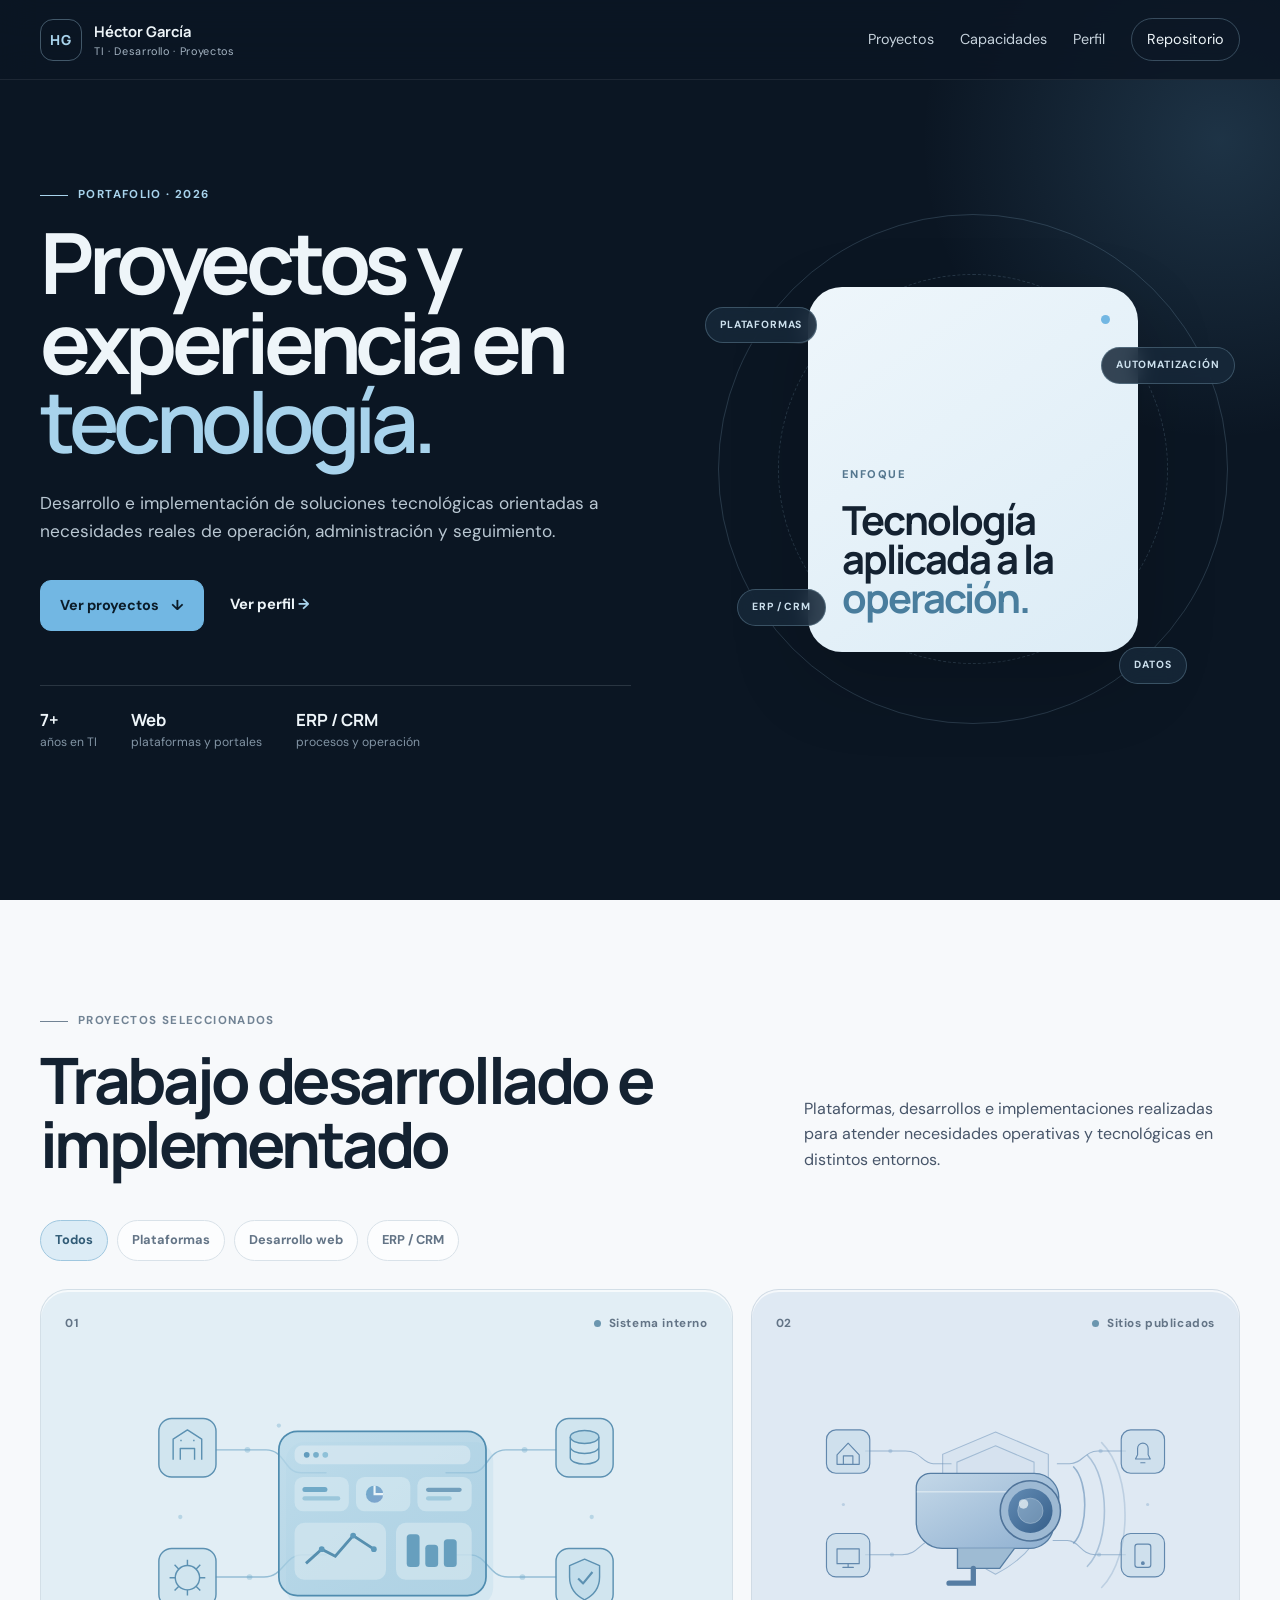
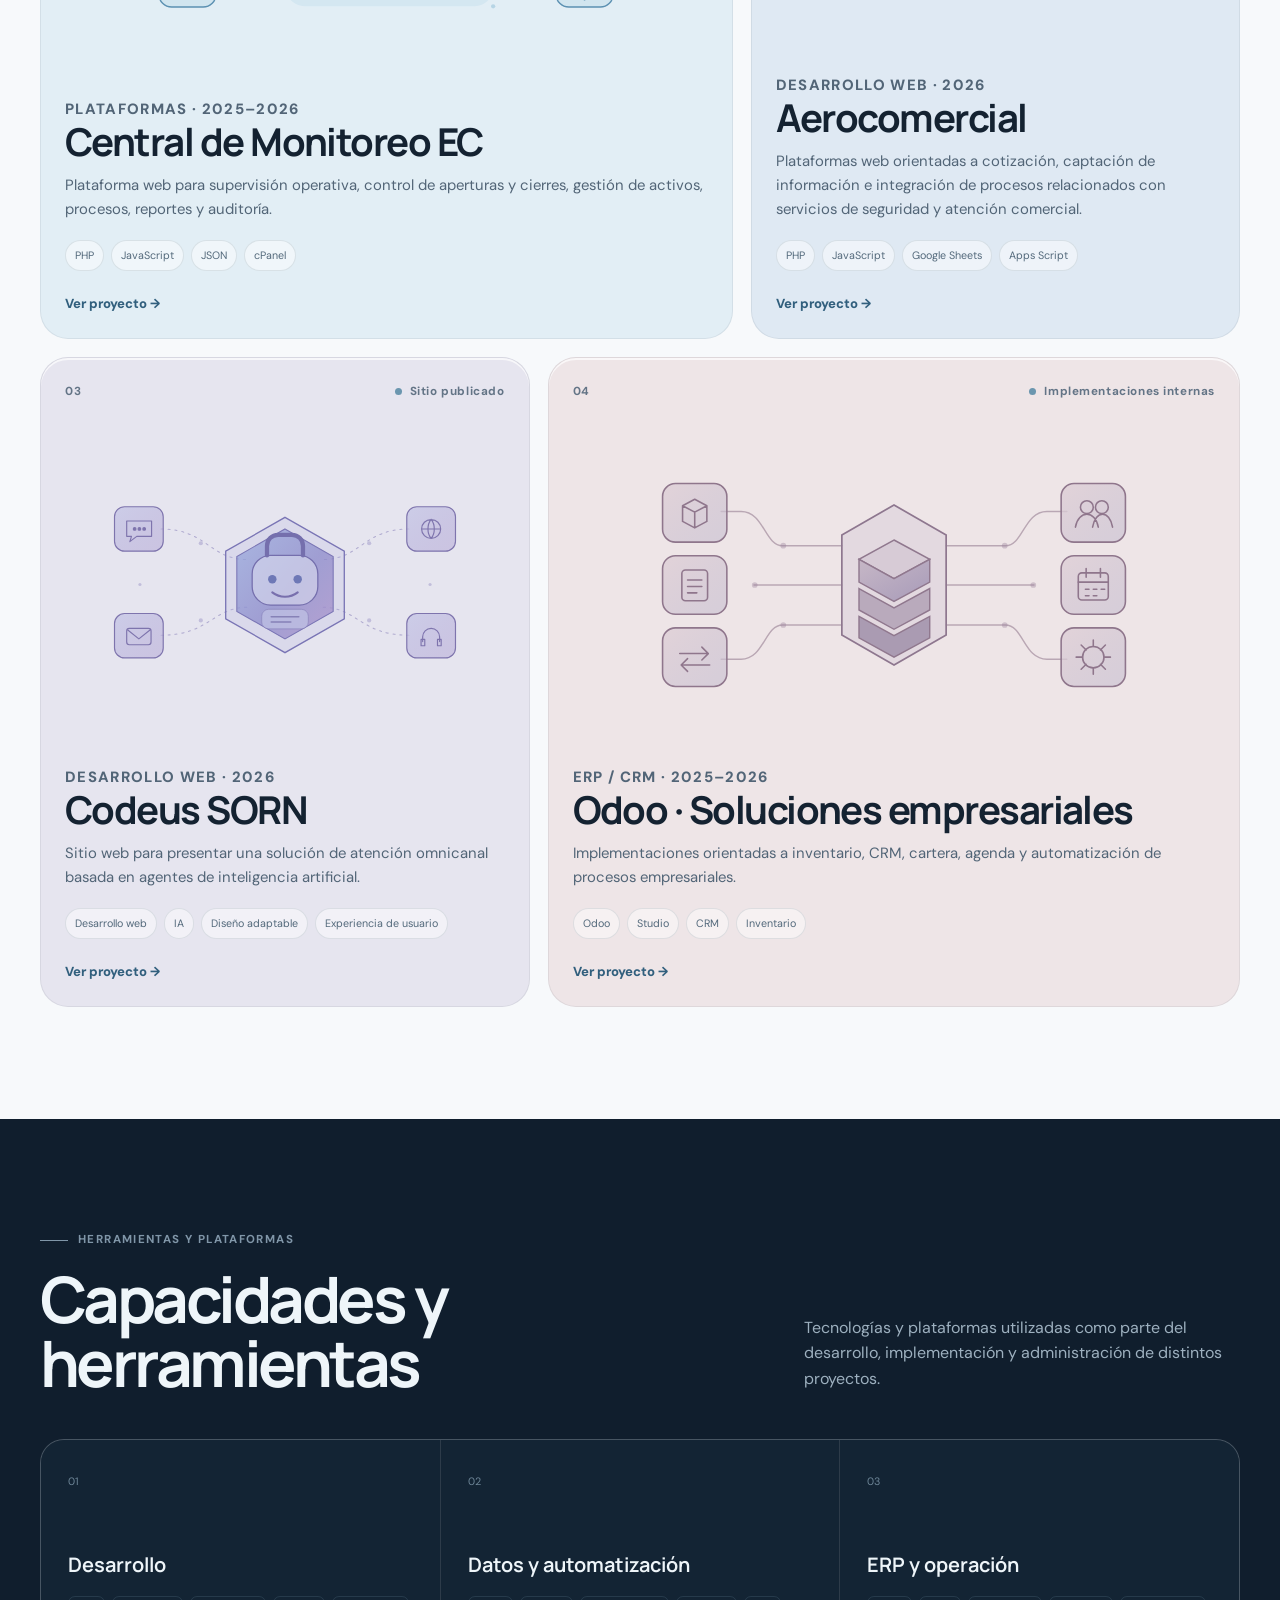
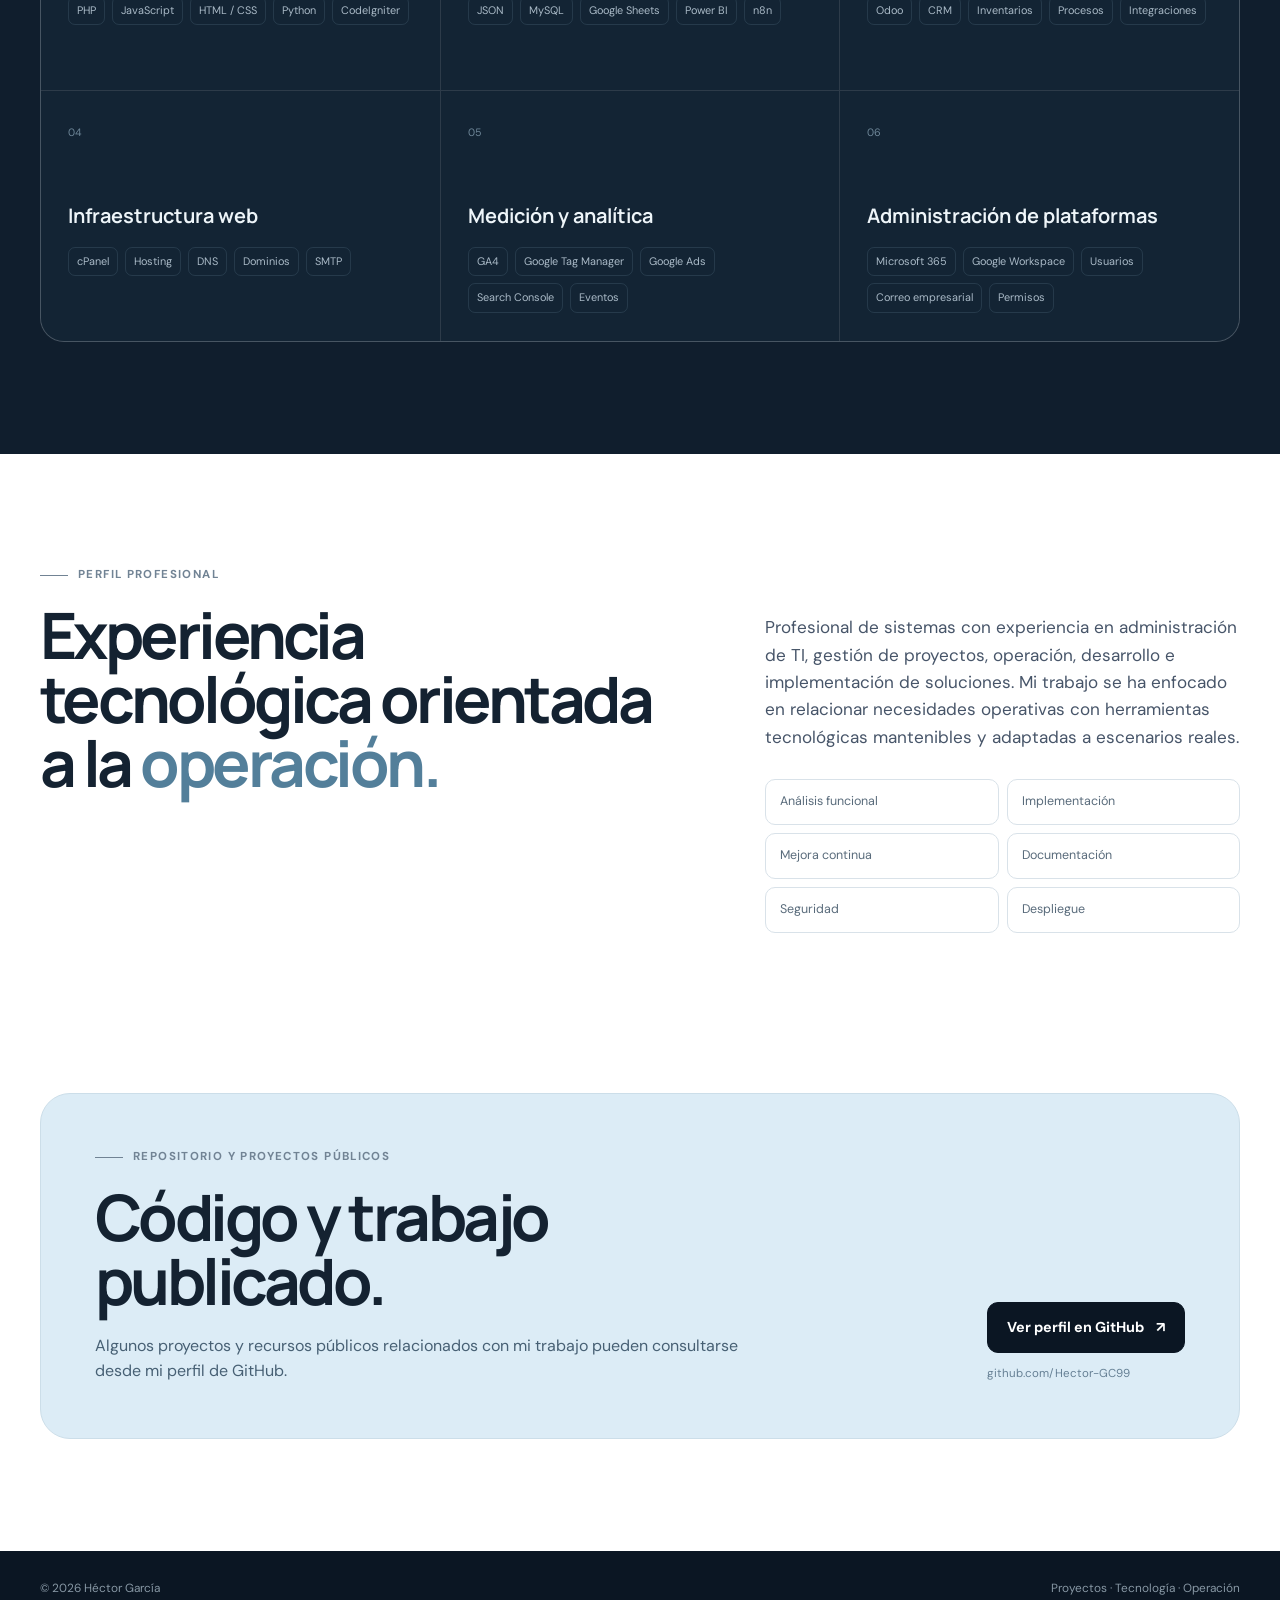
<file: index.html>
<!doctype html>
<html lang="es">
<head>
  <meta charset="utf-8">
  <meta name="viewport" content="width=device-width, initial-scale=1">
  <meta name="description" content="Portafolio de Héctor García: desarrollo web, plataformas operativas, ERP/CRM, automatización e integraciones.">
  <meta name="author" content="Héctor García">
  <meta name="robots" content="index, follow">
  <link rel="canonical" href="https://hector-gc99.github.io/">
  <meta property="og:type" content="website">
  <meta property="og:locale" content="es_MX">
  <meta property="og:title" content="Héctor García · Proyectos y experiencia en tecnología">
  <meta property="og:description" content="Desarrollo, operación, automatización y soluciones empresariales.">
  <meta property="og:url" content="https://hector-gc99.github.io/">
  <meta property="og:image" content="https://hector-gc99.github.io/assets/img/social-preview.png">
  <meta property="og:image:width" content="1200">
  <meta property="og:image:height" content="630">
  <meta name="twitter:card" content="summary_large_image">
  <meta name="twitter:title" content="Héctor García · Portafolio tecnológico">
  <meta name="twitter:description" content="Proyectos de desarrollo, plataformas, ERP/CRM e integraciones.">
  <meta name="twitter:image" content="https://hector-gc99.github.io/assets/img/social-preview.png">
  <meta name="theme-color" content="#0B1623">
  <title>Héctor García · Proyectos y experiencia en tecnología</title>
  <link rel="icon" href="assets/icons/favicon.svg" type="image/svg+xml">
  <link rel="manifest" href="site.webmanifest">
  <link rel="preconnect" href="https://fonts.googleapis.com">
  <link rel="preconnect" href="https://fonts.gstatic.com" crossorigin>
  <link href="https://fonts.googleapis.com/css2?family=DM+Sans:wght@400;500;600;700&family=Manrope:wght@500;600;700;800&display=swap" rel="stylesheet">
  <link rel="stylesheet" href="assets/css/styles.css">
  <script src="assets/js/app.js" defer></script>
</head>
<body>
  <a class="skip-link" href="#proyectos">Saltar a proyectos</a>

  <header class="site-header" data-header>
    <div class="container nav-shell">
      <a class="brand" href="#inicio" aria-label="Ir al inicio">
        <span class="brand-mark" aria-hidden="true">HG</span>
        <span class="brand-copy"><strong>Héctor García</strong><small>TI · Desarrollo · Proyectos</small></span>
      </a>
      <button class="nav-toggle" type="button" aria-expanded="false" aria-controls="main-nav" data-nav-toggle>Menú</button>
      <nav class="main-nav" id="main-nav" aria-label="Navegación principal" data-nav>
        <a href="#proyectos">Proyectos</a>
        <a href="#capacidades">Capacidades</a>
        <a href="#perfil">Perfil</a>
        <a class="nav-cta" href="#repositorio">Repositorio</a>
      </nav>
    </div>
  </header>

  <main>
    <section class="hero section" id="inicio">
      <div class="hero-glow" aria-hidden="true"></div>
      <div class="container hero-grid">
        <div class="hero-copy reveal">
          <p class="eyebrow"><span></span> PORTAFOLIO · 2026</p>
          <h1>Proyectos y experiencia en <em>tecnología.</em></h1>
          <p class="hero-lead">Desarrollo e implementación de soluciones tecnológicas orientadas a necesidades reales de operación, administración y seguimiento.</p>
          <div class="hero-actions">
            <a class="button button-primary" href="#proyectos">Ver proyectos <span>↓</span></a>
            <a class="text-link" href="#perfil">Ver perfil <span>→</span></a>
          </div>
          <div class="hero-metrics" aria-label="Áreas de experiencia">
            <div><strong>7+</strong><span>años en TI</span></div>
            <div><strong>Web</strong><span>plataformas y portales</span></div>
            <div><strong>ERP / CRM</strong><span>procesos y operación</span></div>
          </div>
        </div>

        <div class="hero-visual reveal" aria-label="Áreas de enfoque tecnológico">
          <div class="orbit orbit-a"></div>
          <div class="orbit orbit-b"></div>
          <div class="hero-card hero-card-main">
            <span class="status-dot"></span>
            <small>ENFOQUE</small>
            <strong>Tecnología<br>aplicada a la<br><i>operación.</i></strong>
          </div>
          <div class="float-pill pill-a">PLATAFORMAS</div>
          <div class="float-pill pill-b">AUTOMATIZACIÓN</div>
          <div class="float-pill pill-c">ERP / CRM</div>
          <div class="float-pill pill-d">DATOS</div>
        </div>
      </div>
    </section>

    <section class="section projects-section" id="proyectos">
      <div class="container">
        <div class="section-heading reveal">
          <div>
            <p class="eyebrow"><span></span> PROYECTOS SELECCIONADOS</p>
            <h2>Trabajo desarrollado e implementado</h2>
          </div>
          <p>Plataformas, desarrollos e implementaciones realizadas para atender necesidades operativas y tecnológicas en distintos entornos.</p>
        </div>
        <div class="filters reveal" role="group" aria-label="Filtrar proyectos" data-filters></div>
        <div class="project-grid" data-project-grid aria-live="polite"></div>
      </div>
    </section>

    <section class="section capabilities-section" id="capacidades">
      <div class="container">
        <div class="section-heading reveal">
          <div>
            <p class="eyebrow"><span></span> HERRAMIENTAS Y PLATAFORMAS</p>
            <h2>Capacidades y herramientas</h2>
          </div>
          <p>Tecnologías y plataformas utilizadas como parte del desarrollo, implementación y administración de distintos proyectos.</p>
        </div>

        <div class="capability-grid">
          <article class="capability reveal"><span>01</span><h3>Desarrollo</h3><div class="tag-list"><i>PHP</i><i>JavaScript</i><i>HTML / CSS</i><i>Python</i><i>CodeIgniter</i></div></article>
          <article class="capability reveal"><span>02</span><h3>Datos y automatización</h3><div class="tag-list"><i>JSON</i><i>MySQL</i><i>Google Sheets</i><i>Power BI</i><i>n8n</i></div></article>
          <article class="capability reveal"><span>03</span><h3>ERP y operación</h3><div class="tag-list"><i>Odoo</i><i>CRM</i><i>Inventarios</i><i>Procesos</i><i>Integraciones</i></div></article>
          <article class="capability reveal"><span>04</span><h3>Infraestructura web</h3><div class="tag-list"><i>cPanel</i><i>Hosting</i><i>DNS</i><i>Dominios</i><i>SMTP</i></div></article>
          <article class="capability reveal"><span>05</span><h3>Medición y analítica</h3><div class="tag-list"><i>GA4</i><i>Google Tag Manager</i><i>Google Ads</i><i>Search Console</i><i>Eventos</i></div></article>
          <article class="capability reveal"><span>06</span><h3>Administración de plataformas</h3><div class="tag-list"><i>Microsoft 365</i><i>Google Workspace</i><i>Usuarios</i><i>Correo empresarial</i><i>Permisos</i></div></article>
        </div>
      </div>
    </section>

    <section class="section profile-section" id="perfil">
      <div class="container profile-grid">
        <div class="profile-statement reveal">
          <p class="eyebrow"><span></span> PERFIL PROFESIONAL</p>
          <h2>Experiencia tecnológica orientada a la <em>operación.</em></h2>
        </div>
        <div class="profile-copy reveal">
          <p>Profesional de sistemas con experiencia en administración de TI, gestión de proyectos, operación, desarrollo e implementación de soluciones. Mi trabajo se ha enfocado en relacionar necesidades operativas con herramientas tecnológicas mantenibles y adaptadas a escenarios reales.</p>
          <div class="profile-points">
            <span>Análisis funcional</span><span>Implementación</span><span>Mejora continua</span><span>Documentación</span><span>Seguridad</span><span>Despliegue</span>
          </div>
        </div>
      </div>
    </section>

    <section class="section repository-section" id="repositorio">
      <div class="container repository-card reveal">
        <div>
          <p class="eyebrow"><span></span> REPOSITORIO Y PROYECTOS PÚBLICOS</p>
          <h2>Código y trabajo publicado.</h2>
          <p>Algunos proyectos y recursos públicos relacionados con mi trabajo pueden consultarse desde mi perfil de GitHub.</p>
        </div>
        <div class="repository-action">
          <a class="button button-dark" href="https://github.com/Hector-GC99" target="_blank" rel="noopener noreferrer">Ver perfil en GitHub <span>↗</span></a>
          <small>github.com/Hector-GC99</small>
        </div>
      </div>
    </section>
  </main>

  <footer class="site-footer">
    <div class="container footer-inner">
      <span>© <span data-year></span> Héctor García</span>
      <span>Proyectos · Tecnología · Operación</span>
    </div>
  </footer>

  <div class="modal" data-project-modal aria-hidden="true">
    <div class="modal-backdrop" data-modal-close></div>
    <article class="modal-panel" role="dialog" aria-modal="true" aria-labelledby="modal-title">
      <button class="modal-close" type="button" data-modal-close aria-label="Cerrar proyecto">×</button>
      <div data-modal-content></div>
    </article>
  </div>
</body>
</html>
</file>
<file: assets/css/styles.css>
:root {
  --navy-950: #0b1623;
  --navy-900: #101e2d;
  --navy-800: #17283a;
  --navy-700: #25415c;
  --sky-500: #72b7e3;
  --sky-300: #a8d3ec;
  --sky-100: #dcecf6;
  --ice: #eef5f9;
  --paper: #f4f6f8;
  --white: #ffffff;
  --ink: #142231;
  --ink-soft: #475569;
  --muted: #a5b5c3;
  --line-dark: rgba(224, 236, 245, .14);
  --line: #d9e2e9;
  --shadow: 0 22px 60px rgba(15, 34, 49, .10);
  --radius: 28px;
  --container: 1200px;
  --font-display: "Manrope", system-ui, sans-serif;
  --font-body: "DM Sans", system-ui, sans-serif;
}

* { box-sizing: border-box; }
html { scroll-behavior: smooth; }
body {
  margin: 0;
  color: var(--ink);
  background: var(--paper);
  font-family: var(--font-body);
  line-height: 1.6;
  -webkit-font-smoothing: antialiased;
}
body.modal-open { overflow: hidden; }
button, a { font: inherit; }
a { color: inherit; }
img { display: block; max-width: 100%; }
button { color: inherit; }
::selection { background: var(--sky-300); color: var(--navy-950); }

.container { width: min(calc(100% - 44px), var(--container)); margin-inline: auto; }
.section { padding: 112px 0; }
.skip-link { position: fixed; left: 16px; top: -100px; z-index: 500; padding: 10px 14px; background: var(--white); color: var(--ink); border-radius: 8px; }
.skip-link:focus { top: 14px; }

/* Navegación */
.site-header { position: fixed; inset: 0 0 auto; z-index: 100; padding: 18px 0; background: rgba(11, 22, 35, .86); border-bottom: 1px solid rgba(255,255,255,.08); backdrop-filter: blur(18px); }
.nav-shell { display: flex; align-items: center; justify-content: space-between; gap: 26px; }
.brand { display: inline-flex; align-items: center; gap: 12px; color: var(--ice); text-decoration: none; }
.brand-mark { width: 42px; height: 42px; display: grid; place-items: center; border: 1px solid rgba(168,211,236,.35); border-radius: 13px; color: var(--sky-300); font: 800 .86rem var(--font-display); letter-spacing: .08em; }
.brand-copy { display: grid; line-height: 1.1; }
.brand-copy strong { font: 700 .92rem var(--font-display); }
.brand-copy small { margin-top: 5px; color: var(--muted); font-size: .68rem; letter-spacing: .06em; }
.main-nav { display: flex; align-items: center; gap: 26px; }
.main-nav a { color: #c6d2dc; text-decoration: none; font-size: .9rem; transition: color .2s ease; }
.main-nav a:hover { color: var(--white); }
.main-nav .nav-cta { padding: 9px 15px; color: var(--ice); border: 1px solid rgba(168,211,236,.28); border-radius: 999px; }
.nav-toggle { display: none; border: 1px solid var(--line-dark); background: transparent; color: var(--ice); border-radius: 10px; padding: 8px 12px; }

/* Hero */
.hero { position: relative; min-height: 100vh; display: grid; align-items: center; overflow: hidden; padding-top: 150px; color: var(--ice); background: var(--navy-950); }
.hero-glow { position: absolute; width: 640px; height: 640px; right: -260px; top: -180px; border-radius: 50%; background: radial-gradient(circle, rgba(114,183,227,.18), transparent 66%); pointer-events: none; }
.hero-grid { display: grid; grid-template-columns: 1.05fr .95fr; gap: 74px; align-items: center; }
.eyebrow { margin: 0 0 18px; display: flex; align-items: center; gap: 10px; font-size: .72rem; font-weight: 700; letter-spacing: .12em; color: #718394; }
.eyebrow span { width: 28px; height: 1px; background: currentColor; }
.hero .eyebrow { color: var(--sky-300); }
.hero h1 { max-width: 760px; margin: 0; font: 700 clamp(3.6rem, 6.6vw, 6.8rem)/.94 var(--font-display); letter-spacing: -.065em; }
.hero h1 em { display: block; color: var(--sky-300); font-style: normal; font-weight: 600; }
.hero-lead { max-width: 640px; margin: 30px 0 0; color: #b9c7d2; font-size: 1.08rem; }
.hero-actions { display: flex; align-items: center; gap: 26px; margin-top: 34px; }
.button { position: relative; z-index: 1; display: inline-flex; align-items: center; justify-content: center; gap: 12px; padding: 13px 19px; border-radius: 11px; text-decoration: none; font-weight: 700; font-size: .9rem; transition: transform .2s ease, background .2s ease, border-color .2s ease; }
.button:hover { transform: translateY(-2px); }
.button-primary { background: var(--sky-500); color: #0b1b28; border: 1px solid var(--sky-500); }
.button-primary:hover { background: #8bc5e8; border-color: #8bc5e8; }
.button-dark { background: var(--navy-950); color: var(--white); border: 1px solid var(--navy-950); }
.text-link { color: var(--ice); text-decoration: none; font-weight: 700; font-size: .92rem; }
.text-link span { color: var(--sky-300); }
.hero-metrics { display: flex; gap: 34px; margin-top: 54px; padding-top: 22px; border-top: 1px solid var(--line-dark); }
.hero-metrics div { display: grid; gap: 2px; }
.hero-metrics strong { color: var(--ice); font: 700 1.05rem var(--font-display); }
.hero-metrics span { color: #8294a4; font-size: .76rem; }
.hero-visual { position: relative; min-height: 580px; display: grid; place-items: center; }
.hero-card-main { position: relative; z-index: 3; width: 330px; min-height: 365px; padding: 34px; display: flex; flex-direction: column; justify-content: flex-end; border-radius: 34px; color: var(--ink); background: linear-gradient(145deg, #eef6fb, #dcecf6); box-shadow: 0 28px 80px rgba(0,0,0,.18); }
.status-dot { position: absolute; top: 28px; right: 28px; width: 9px; height: 9px; border-radius: 50%; background: var(--sky-500); }
.hero-card-main small { margin-bottom: 16px; color: #55778f; font-size: .7rem; font-weight: 800; letter-spacing: .14em; }
.hero-card-main strong { font: 700 2.5rem/.98 var(--font-display); letter-spacing: -.05em; }
.hero-card-main i { color: #497d9d; font-style: normal; }
.orbit { position: absolute; border: 1px solid rgba(168,211,236,.18); border-radius: 50%; }
.orbit-a { width: 510px; height: 510px; }
.orbit-b { width: 390px; height: 390px; border-style: dashed; }
.float-pill { position: absolute; z-index: 4; padding: 9px 14px; border: 1px solid rgba(168,211,236,.26); border-radius: 999px; color: #cce0ed; background: rgba(23,40,58,.86); backdrop-filter: blur(10px); font-size: .65rem; font-weight: 700; letter-spacing: .08em; animation: float 7s ease-in-out infinite; }
.pill-a { left: 0; top: 22%; }
.pill-b { right: 1%; top: 29%; animation-delay: -2s; }
.pill-c { left: 6%; bottom: 23%; animation-delay: -4s; }
.pill-d { right: 10%; bottom: 13%; animation-delay: -1s; }

/* Encabezados de sección */
.section-heading { display: grid; grid-template-columns: 1.1fr .7fr; gap: 80px; align-items: end; margin-bottom: 44px; }
.section-heading h2, .profile-statement h2, .repository-card h2 { margin: 0; font: 700 clamp(2.5rem, 5vw, 4.8rem)/1 var(--font-display); letter-spacing: -.055em; }
.section-heading > p { margin: 0 0 4px; color: var(--ink-soft); max-width: 540px; }

/* Proyectos */
.projects-section { background: #f7f9fb; }
.filters { display: flex; flex-wrap: wrap; gap: 9px; margin-bottom: 28px; }
.filter-button { cursor: pointer; padding: 9px 14px; border: 1px solid var(--line); border-radius: 999px; background: rgba(255,255,255,.7); color: #637486; font-size: .8rem; font-weight: 700; }
.filter-button.is-active, .filter-button:hover { border-color: #9fc7df; background: var(--sky-100); color: #315b76; }
.project-grid { display: grid; grid-template-columns: repeat(12, 1fr); gap: 18px; }
.project-card { position: relative; grid-column: span 6; min-height: 650px; padding: 24px; display: flex; flex-direction: column; overflow: hidden; border: 1px solid rgba(20,34,49,.07); border-radius: var(--radius); background: #eaf0f4; box-shadow: 0 2px 0 rgba(255,255,255,.7) inset; transition: transform .3s ease, box-shadow .3s ease; }
.project-card:hover { transform: translateY(-4px); box-shadow: var(--shadow); }
.project-card:nth-child(1) { grid-column: span 7; }
.project-card:nth-child(2) { grid-column: span 5; }
.project-card:nth-child(3) { grid-column: span 5; }
.project-card:nth-child(4) { grid-column: span 7; }
.project-card:only-child { grid-column: span 12; }
.accent-sky { background: #e2eef5; }
.accent-blue { background: #dfe9f3; }
.accent-violet { background: #e6e5ef; }
.accent-rose { background: #eee5e7; }
.project-hit { position: absolute; inset: 0; z-index: 7; cursor: pointer; border: 0; background: transparent; }
.project-hit:focus-visible { outline: 3px solid #366f93; outline-offset: -7px; border-radius: inherit; }
.project-topline { position: relative; z-index: 2; display: flex; align-items: center; justify-content: space-between; color: #637486; font-size: .73rem; font-weight: 700; letter-spacing: .05em; }
.project-status { display: inline-flex; align-items: center; gap: 8px; }
.project-status i { width: 7px; height: 7px; border-radius: 50%; background: #6b96af; }
.project-preview { position: relative; z-index: 1; flex: 1; min-height: 255px; margin: 24px 0; border-radius: 20px; overflow: hidden; }
.project-preview-vector { display: grid; place-items: center; padding: 4px 8px 0; overflow: visible; }
.project-preview-vector img { width: 100%; height: 100%; max-height: 300px; object-fit: contain; object-position: center; }
.project-preview-empty { min-height: 210px; }
.project-body { position: relative; z-index: 2; }
.project-category { margin: 0 0 8px; color: #607385; font-size: .67rem; font-weight: 800; letter-spacing: .09em; text-transform: uppercase; }
.project-body h3 { margin: 0 0 12px; font: 700 clamp(1.7rem,3vw,2.45rem)/1.05 var(--font-display); letter-spacing: -.04em; }
.project-body > p { margin: 0; color: #526577; max-width: 660px; font-size: .93rem; }
.project-tags { display: flex; flex-wrap: wrap; gap: 7px; margin-top: 18px; }
.project-tags span { padding: 6px 9px; border: 1px solid rgba(45,72,92,.12); border-radius: 999px; background: rgba(255,255,255,.48); color: #53697b; font-size: .67rem; }
.project-link { margin-top: 22px; font-size: .82rem; font-weight: 800; color: #315f7d; }

/* Capacidades */
.capabilities-section { background: var(--navy-900); color: var(--ice); }
.capabilities-section .eyebrow { color: #8096a8; }
.capabilities-section .section-heading > p { color: #9db0bf; }
.capability-grid { display: grid; grid-template-columns: repeat(3,1fr); gap: 1px; overflow: hidden; border: 1px solid var(--line-dark); border-radius: 24px; background: var(--line-dark); }
.capability { min-height: 250px; padding: 27px; background: #132434; }
.capability > span { color: #6f8799; font-size: .67rem; }
.capability h3 { margin: 58px 0 18px; font: 650 1.25rem var(--font-display); }
.tag-list { display: flex; flex-wrap: wrap; gap: 7px; }
.tag-list i { padding: 5px 8px; border: 1px solid rgba(168,211,236,.12); border-radius: 7px; color: #aabac7; font-style: normal; font-size: .68rem; }

/* Perfil */
.profile-section { background: var(--white); }
.profile-grid { display: grid; grid-template-columns: 1fr .76fr; gap: 100px; align-items: start; }
.profile-statement h2 em { color: #537f9a; font-style: normal; }
.profile-copy { padding-top: 48px; }
.profile-copy > p { margin: 0; color: var(--ink-soft); font-size: 1.07rem; }
.profile-points { display: grid; grid-template-columns: repeat(2,1fr); gap: 8px; margin-top: 28px; }
.profile-points span { padding: 12px 14px; border: 1px solid var(--line); border-radius: 10px; color: #596b7b; font-size: .78rem; }

/* Repositorio */
.repository-section { padding-top: 48px; background: var(--white); }
.repository-card { display: grid; grid-template-columns: 1fr auto; gap: 60px; align-items: end; padding: 54px; border: 1px solid #ccdee9; border-radius: 30px; background: var(--sky-100); }
.repository-card h2 { max-width: 700px; font-size: clamp(2.5rem,5vw,4.5rem); }
.repository-card > div > p:not(.eyebrow) { max-width: 670px; margin: 20px 0 0; color: #476074; }
.repository-action { display: flex; flex-direction: column; align-items: flex-start; gap: 12px; }
.repository-action small { color: #668095; font-size: .72rem; }

/* Pie */
.site-footer { padding: 28px 0; color: #8797a4; background: var(--navy-950); font-size: .74rem; }
.footer-inner { display: flex; justify-content: space-between; gap: 24px; }

/* Modal de proyectos */
.modal { position: fixed; inset: 0; z-index: 300; display: none; }
.modal.is-open { display: block; }
.modal-backdrop { position: absolute; inset: 0; background: rgba(5,12,19,.73); backdrop-filter: blur(7px); }
.modal-panel { position: absolute; inset: 3vh 0 auto; width: min(1160px, calc(100% - 32px)); max-height: 94vh; margin: auto; overflow-y: auto; border-radius: 26px; background: #f8fafb; box-shadow: 0 36px 110px rgba(0,0,0,.32); }
.modal-close { position: absolute; top: 16px; right: 16px; z-index: 10; width: 40px; height: 40px; cursor: pointer; border: 1px solid rgba(20,34,49,.14); border-radius: 50%; background: rgba(255,255,255,.72); color: var(--ink); font-size: 1.5rem; backdrop-filter: blur(8px); }
.modal-hero { min-height: 320px; padding: 70px 64px 50px; display: flex; flex-direction: column; justify-content: flex-end; border-radius: 26px 26px 0 0; }
.modal-hero h2 { max-width: 850px; margin: 0; font: 700 clamp(2.6rem,6vw,5.7rem)/.94 var(--font-display); letter-spacing: -.06em; }
.modal-hero > p:last-of-type { max-width: 680px; margin: 20px 0 0; color: #4f6577; font-size: 1rem; }
.modal-actions { margin-top: 24px; }
.availability-note { display: inline-flex; padding: 8px 11px; border: 1px solid rgba(61,87,106,.15); border-radius: 999px; color: #607487; font-size: .72rem; }
.modal-body { display: grid; grid-template-columns: 1fr 1fr; padding: 18px 64px 60px; }
.modal-body > section { padding: 34px 30px 34px 0; border-bottom: 1px solid var(--line); }
.modal-body > section:nth-child(2) { padding-left: 30px; border-left: 1px solid var(--line); }
.modal-body > .modal-wide { grid-column: 1/-1; padding: 42px 0; border-left: 0; }
.modal-body small { display: block; margin-bottom: 13px; color: #738798; font-size: .65rem; font-weight: 800; letter-spacing: .12em; }
.modal-body p { margin: 0; color: #485c6d; }
.feature-list { display: grid; grid-template-columns: repeat(3,1fr); gap: 8px; }
.feature-list span { padding: 12px 14px; border: 1px solid var(--line); border-radius: 10px; background: #fff; color: #536879; font-size: .75rem; }
.project-tags-large span { padding: 8px 11px; background: #fff; }

/* Galería Central */
.gallery-section { padding-bottom: 16px !important; }
.case-gallery { display: grid; grid-template-columns: 1fr 1fr; gap: 18px; }
.case-shot { margin: 0; overflow: hidden; border: 1px solid var(--line); border-radius: 18px; background: #fff; }
.case-shot-lead { grid-column: 1/-1; }
.case-image { min-height: 210px; display: grid; place-items: center; padding: 14px; background: #eef3f7; }
.case-shot-lead .case-image { min-height: 310px; }
.case-image img { width: 100%; max-height: 390px; object-fit: contain; }
.case-shot figcaption { display: grid; grid-template-columns: auto 1fr; gap: 15px; padding: 18px; }
.case-shot figcaption > span { color: #7b92a3; font: 700 .72rem var(--font-display); }
.case-shot figcaption strong { display: block; margin-bottom: 4px; font: 700 .92rem var(--font-display); }
.case-shot figcaption p { font-size: .78rem; line-height: 1.5; }

/* Aerocomercial: variantes del proyecto */
.variants-section { padding-bottom: 20px !important; }
.variant-tabs { display: flex; gap: 8px; margin-bottom: 16px; }
.variant-tab { cursor: pointer; padding: 10px 14px; border: 1px solid var(--line); border-radius: 999px; background: #fff; color: #627586; font-size: .75rem; font-weight: 800; }
.variant-tab.is-active { border-color: #95c3df; background: var(--sky-100); color: #315e79; }
.variant-panel { display: grid; grid-template-columns: 1.25fr .75fr; gap: 18px; padding: 25px; border: 1px solid var(--line); border-radius: 18px; background: #fff; }
.variant-panel h3 { margin: 4px 0 10px; font: 700 1.55rem var(--font-display); }
.variant-panel .variant-kicker { color: #5d8198; font-size: .72rem; font-weight: 800; }
.variant-role { padding-left: 18px; border-left: 1px solid var(--line); }
.variant-panel .project-tags { grid-column: 1/-1; margin-top: 0; }
.variant-panel .button { justify-self: start; }

/* Odoo */
.module-grid { display: grid; grid-template-columns: repeat(3,1fr); gap: 10px; }
.module-grid article { padding: 18px; border: 1px solid var(--line); border-radius: 14px; background: #fff; }
.module-grid strong { font: 700 .92rem var(--font-display); }
.module-grid p { margin-top: 6px; font-size: .76rem; }

.data-error { grid-column: 1/-1; padding: 22px; border: 1px solid var(--line); border-radius: 14px; background: #fff; }
.reveal { opacity: 0; transform: translateY(16px); transition: opacity .65s ease, transform .65s cubic-bezier(.2,.7,.2,1); }
.reveal.is-visible { opacity: 1; transform: none; }
@keyframes float { 0%,100% { transform: translateY(0); } 50% { transform: translateY(-8px); } }

/* 404 */
.error-page { min-height: 100vh; display: grid; place-items: center; background: var(--navy-950); color: var(--ice); }
.error-shell { width: min(760px, calc(100% - 40px)); padding: 64px 0; }
.error-shell h1 { margin: 18px 0; font: 700 clamp(3.2rem,9vw,7rem)/.95 var(--font-display); }
.error-shell > p:not(.eyebrow) { max-width: 610px; color: var(--muted); margin-bottom: 28px; }

@media (max-width: 960px) {
  .section { padding: 88px 0; }
  .hero { min-height: auto; }
  .hero-grid, .profile-grid { grid-template-columns: 1fr; gap: 56px; }
  .hero-visual { min-height: 480px; }
  .section-heading { grid-template-columns: 1fr; gap: 18px; }
  .project-card, .project-card:nth-child(1), .project-card:nth-child(2), .project-card:nth-child(3), .project-card:nth-child(4) { grid-column: span 12; min-height: 600px; }
  .capability-grid { grid-template-columns: repeat(2,1fr); }
  .profile-copy { padding-top: 0; }
  .repository-card { grid-template-columns: 1fr; gap: 28px; align-items: start; }
}

@media (max-width: 700px) {
  .container { width: min(calc(100% - 28px), var(--container)); }
  .site-header { padding: 13px 0; }
  .nav-toggle { display: block; }
  .main-nav { display: none; position: absolute; top: 70px; left: 14px; right: 14px; padding: 18px; flex-direction: column; align-items: stretch; background: var(--navy-900); border: 1px solid var(--line-dark); border-radius: 16px; box-shadow: 0 22px 55px rgba(0,0,0,.28); }
  .main-nav.is-open { display: flex; }
  .brand-copy small { display: none; }
  .hero { padding-top: 130px; }
  .hero h1 { font-size: clamp(3rem,15vw,4.6rem); }
  .hero-actions, .hero-metrics { align-items: flex-start; flex-direction: column; }
  .hero-metrics { gap: 16px; }
  .hero-visual { min-height: 410px; transform: scale(.9); }
  .hero-card-main { width: 305px; min-height: 345px; }
  .pill-a { left: -3%; }.pill-b { right: -5%; }.pill-c { left: 0; }.pill-d { right: 2%; }
  .project-card { min-height: 560px; padding: 18px; }
  .project-preview { min-height: 220px; }
  .project-preview-split { grid-template-columns: 1fr; }
  .capability-grid { grid-template-columns: 1fr; }
  .profile-points { grid-template-columns: 1fr; }
  .repository-card { padding: 32px 24px; }
  .modal-panel { width: calc(100% - 12px); max-height: 96vh; inset: 2vh 0 auto; }
  .modal-hero { padding: 66px 24px 34px; min-height: 290px; }
  .modal-body { grid-template-columns: 1fr; padding: 10px 24px 38px; }
  .modal-body > section, .modal-body > section:nth-child(2) { padding: 26px 0; border-left: 0; }
  .feature-list, .module-grid { grid-template-columns: 1fr 1fr; }
  .case-gallery { grid-template-columns: 1fr; }
  .case-shot-lead { grid-column: auto; }
  .case-shot-lead .case-image, .case-image { min-height: 180px; }
  .variant-panel { grid-template-columns: 1fr; }
  .variant-role { padding: 18px 0 0; border-left: 0; border-top: 1px solid var(--line); }
  .footer-inner { flex-direction: column; }
}

@media (max-width: 440px) {
  .feature-list, .module-grid { grid-template-columns: 1fr; }
  .hero-card-main { width: 280px; }
  .float-pill { font-size: .58rem; }
}

@media (prefers-reduced-motion: reduce) {
  *, *::before, *::after { scroll-behavior: auto !important; animation-duration: .01ms !important; animation-iteration-count: 1 !important; transition-duration: .01ms !important; }
}
</file>
